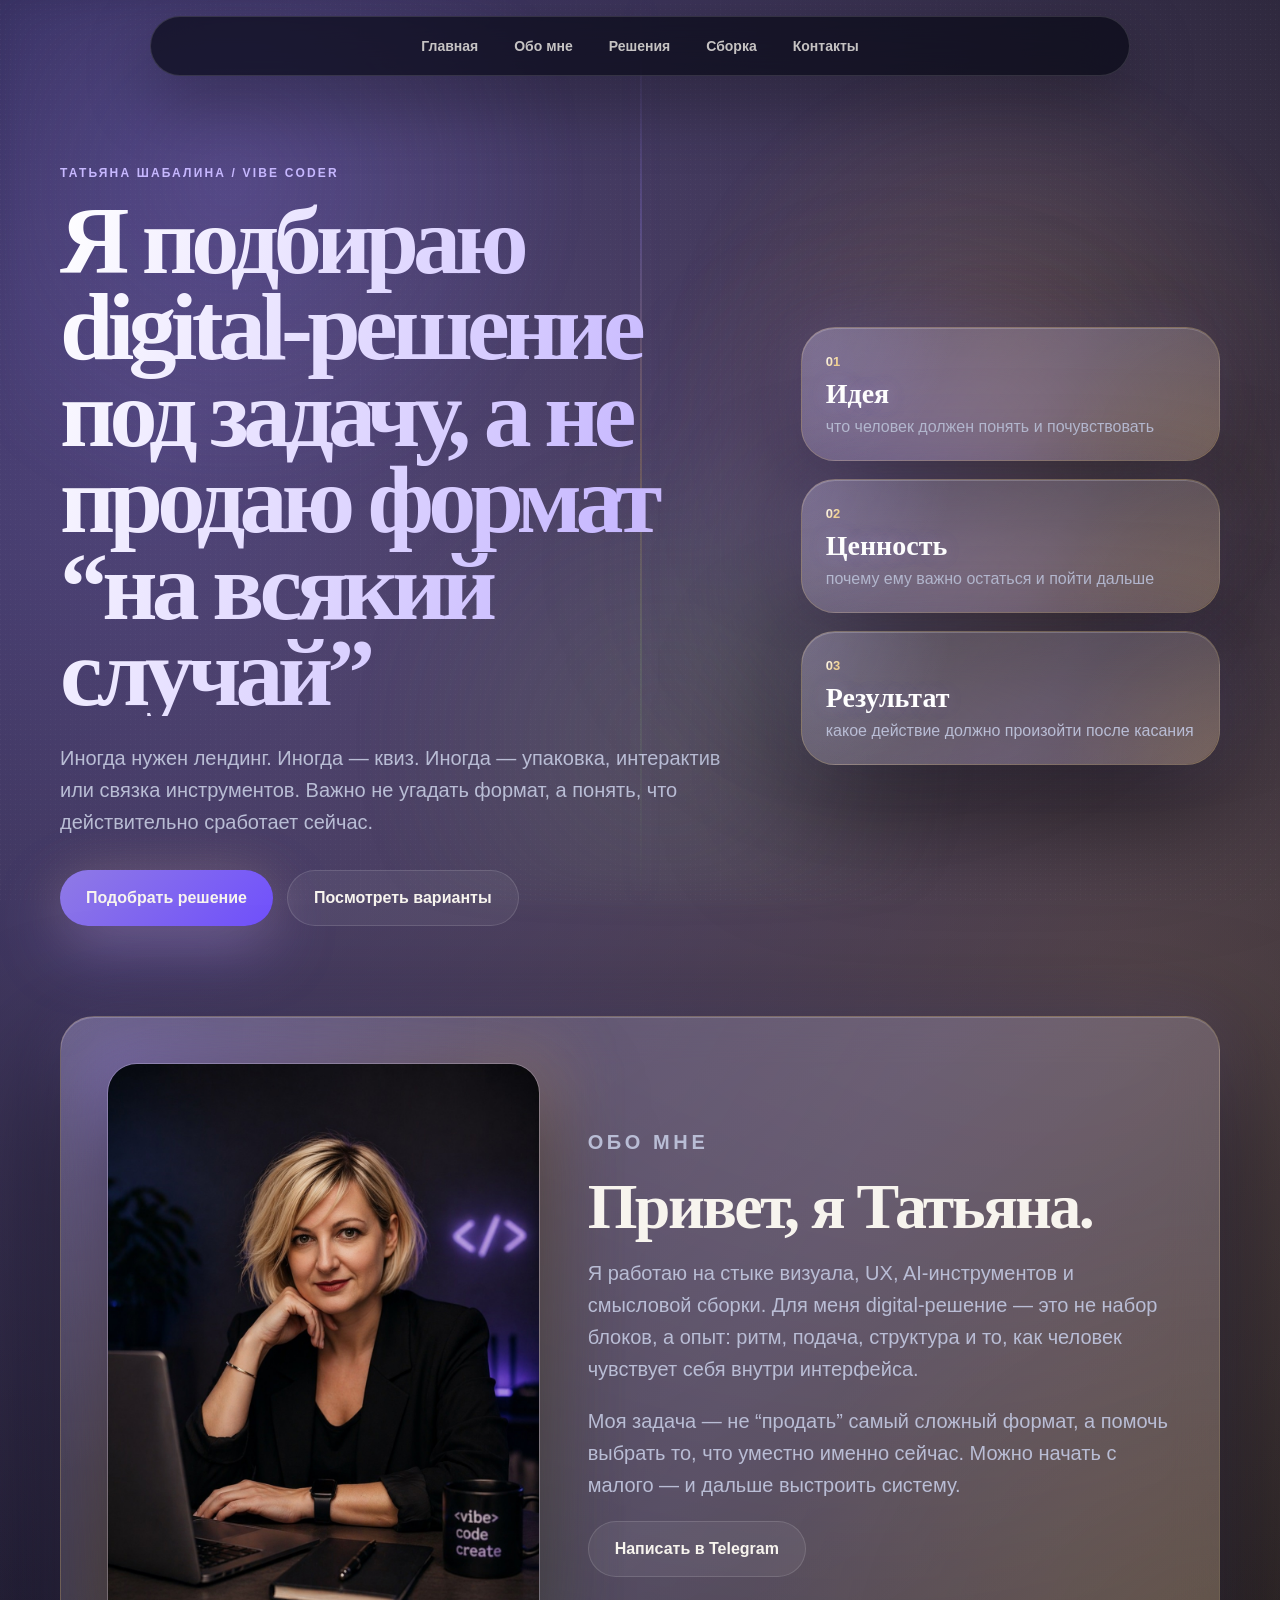
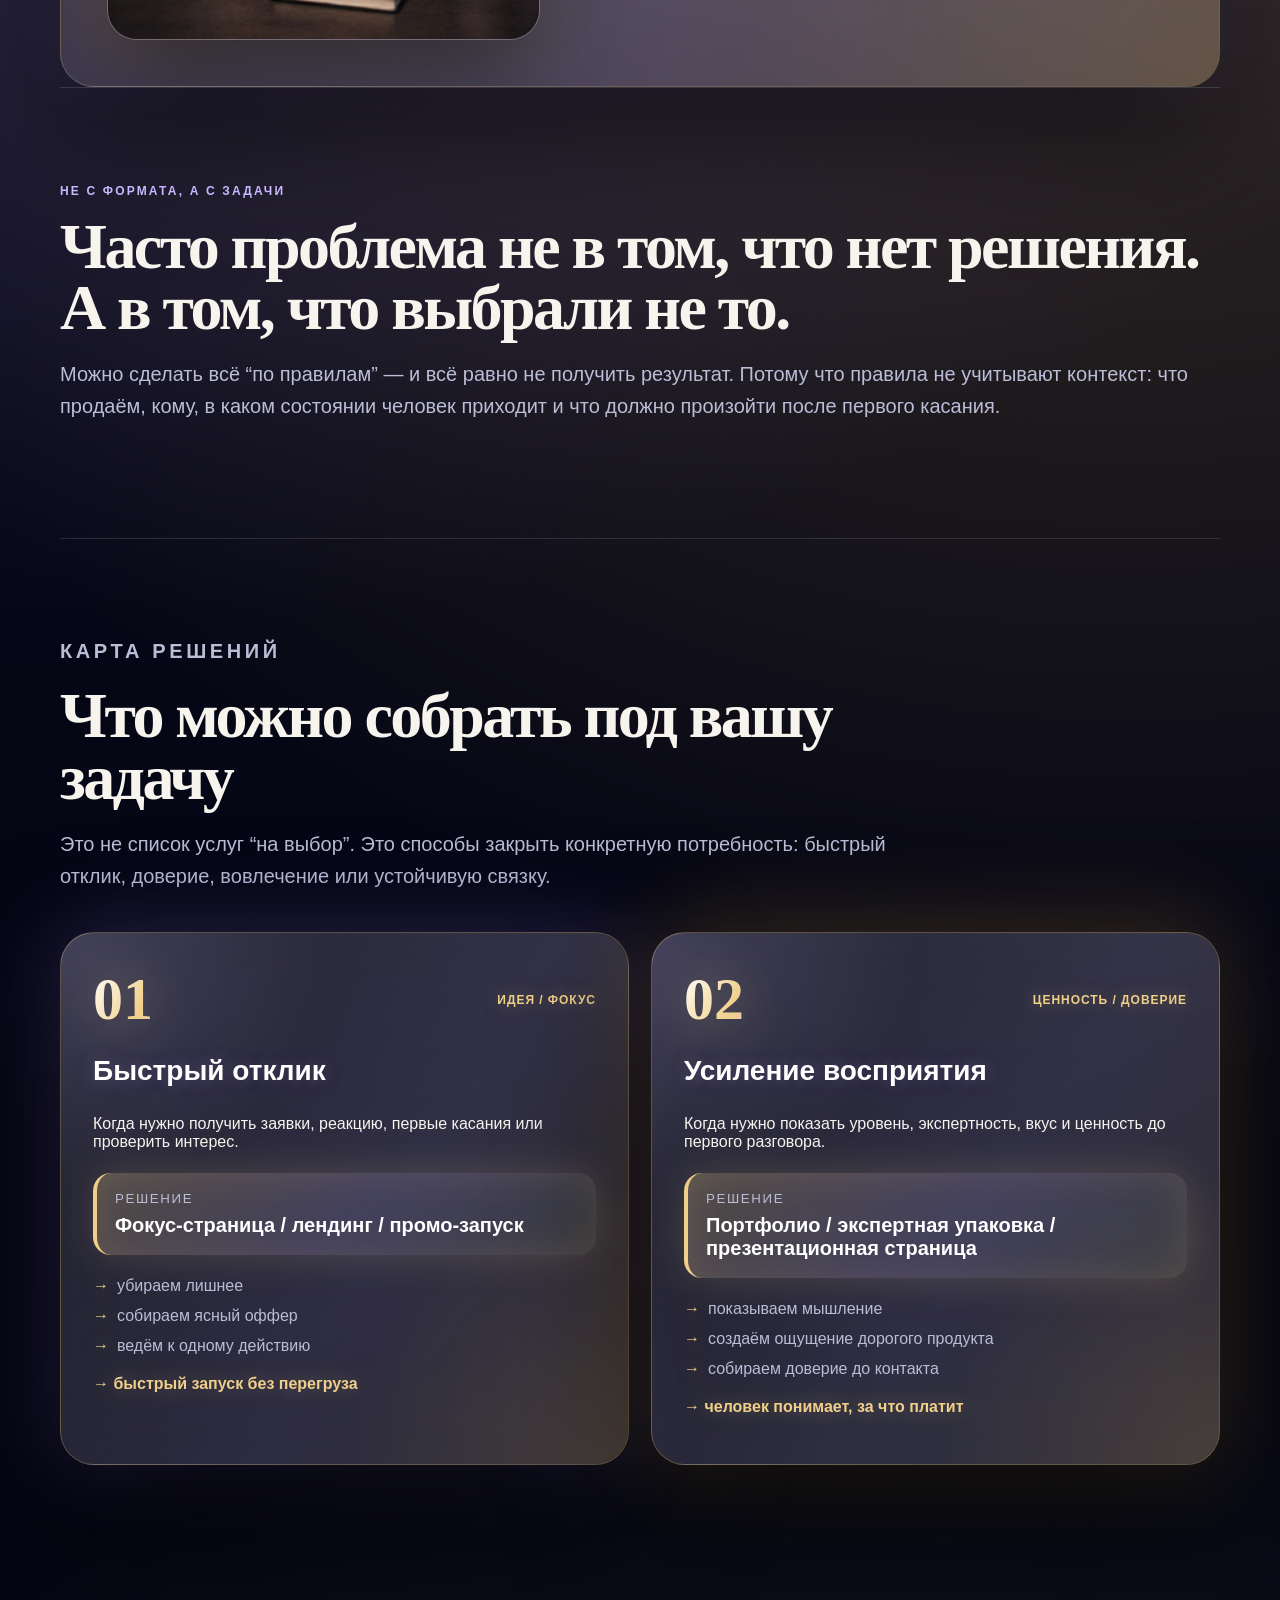
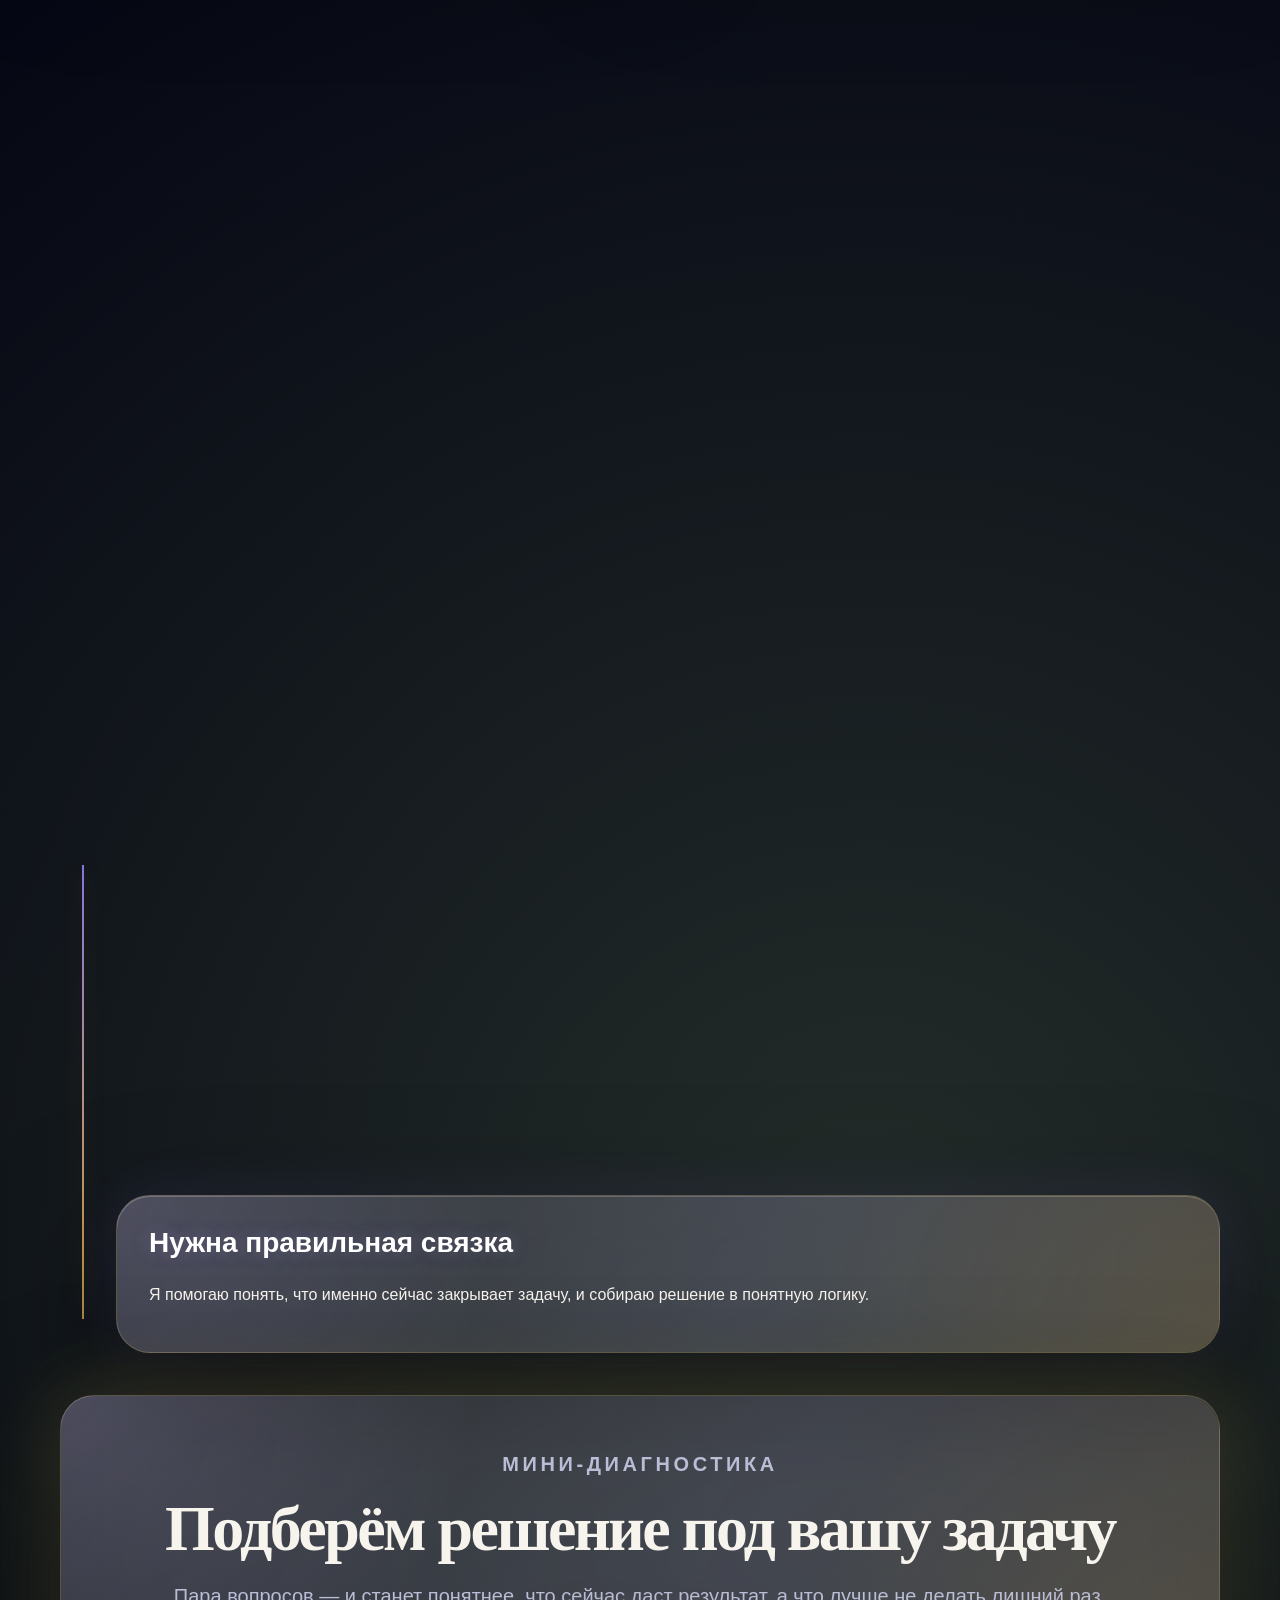
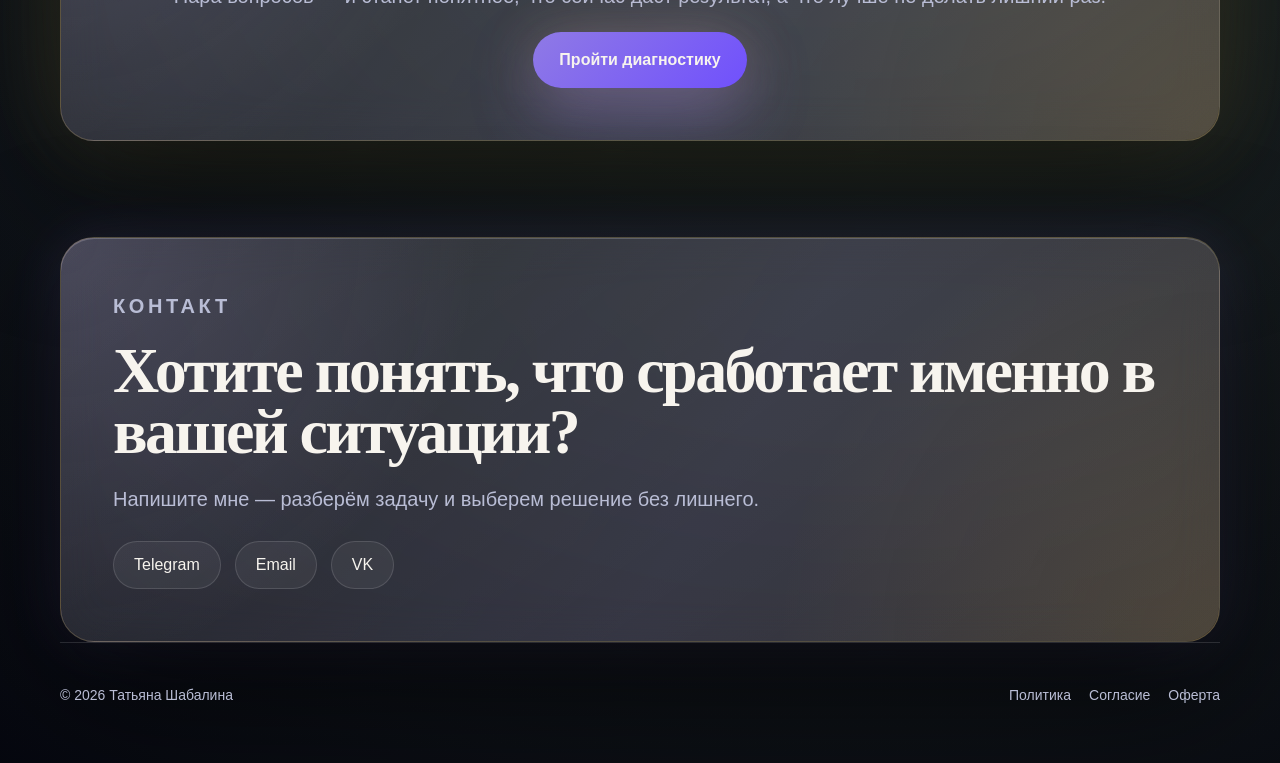
<file: index.html>
<!DOCTYPE html>
<html lang="ru">
<head>
  <meta charset="UTF-8" />
  <meta name="viewport" content="width=device-width, initial-scale=1.0" />
  <title>Татьяна Шабалина — Vibe Coder</title>
  <link rel="stylesheet" href="style.css" />
</head>

<body>
  <div class="noise"></div>

  <nav class="top-nav">
    <a href="#home">Главная</a>
    <a href="#about">Обо мне</a>
    <a href="#solutions">Решения</a>
    <a href="#funnel">Сборка</a>
    <a href="#contacts">Контакты</a>
  </nav>

  <header class="hero" id="home">
    <div class="hero-copy reveal">
      <p class="eyebrow">Татьяна Шабалина / Vibe Coder</p>

      <h1>
        Я подбираю digital-решение под задачу,
        а не продаю формат “на всякий случай”
      </h1>

      <p class="lead">
        Иногда нужен лендинг. Иногда — квиз. Иногда — упаковка, интерактив
        или связка инструментов. Важно не угадать формат, а понять,
        что действительно сработает сейчас.
      </p>

      <div class="hero-actions">
        <button class="btn primary" id="openQuiz">Подобрать решение</button>
        <a class="btn secondary" href="#solutions">Посмотреть варианты</a>
      </div>
    </div>

    <div class="hero-panel reveal delay-1">
      <div class="mini-card">
        <span>01</span>
        <strong>Идея</strong>
        <p>что человек должен понять и почувствовать</p>
      </div>

      <div class="mini-card">
        <span>02</span>
        <strong>Ценность</strong>
        <p>почему ему важно остаться и пойти дальше</p>
      </div>

      <div class="mini-card">
        <span>03</span>
        <strong>Результат</strong>
        <p>какое действие должно произойти после касания</p>
      </div>
    </div>
  </header>

  <main>
    <section class="section about" id="about">
      <div class="about-photo reveal">
        <img src="images/about-me.jpg" alt="Татьяна — vibe coder">
      </div>

      <div class="about-text reveal delay-1">
        <p class="eyebrow">Обо мне</p>
        <h2>Привет, я Татьяна.</h2>

        <p>
          Я работаю на стыке визуала, UX, AI-инструментов и смысловой сборки.
          Для меня digital-решение — это не набор блоков, а опыт: ритм,
          подача, структура и то, как человек чувствует себя внутри интерфейса.
        </p>

        <p>
          Моя задача — не “продать” самый сложный формат, а помочь выбрать то,
          что уместно именно сейчас. Можно начать с малого — и дальше выстроить систему.
        </p>

        <a class="btn secondary" href="https://t.me/tatishablin" target="_blank">
          Написать в Telegram
        </a>
      </div>
    </section>

    <section class="section intro reveal">
      <p class="eyebrow">Не с формата, а с задачи</p>

      <h2>
        Часто проблема не в том, что нет решения.
        А в том, что выбрали не то.
      </h2>

      <p class="section-text">
        Можно сделать всё “по правилам” — и всё равно не получить результат.
        Потому что правила не учитывают контекст: что продаём, кому,
        в каком состоянии человек приходит и что должно произойти после первого касания.
      </p>
    </section>

    <section class="section" id="solutions">
      <div class="section-head reveal">
        <p class="eyebrow">Карта решений</p>
        <h2>Что можно собрать под вашу задачу</h2>
        <p>
          Это не список услуг “на выбор”. Это способы закрыть конкретную потребность:
          быстрый отклик, доверие, вовлечение или устойчивую связку.
        </p>
      </div>

      <div class="solutions-grid">
        <article class="solution-card reveal">
          <div class="solution-top">
            <span>01</span>
            <b>идея / фокус</b>
          </div>
          <h3>Быстрый отклик</h3>
          <p>Когда нужно получить заявки, реакцию, первые касания или проверить интерес.</p>

          <div class="decision">
            <small>Решение</small>
            <strong>Фокус-страница / лендинг / промо-запуск</strong>
          </div>

          <ul>
            <li>убираем лишнее</li>
            <li>собираем ясный оффер</li>
            <li>ведём к одному действию</li>
          </ul>

          <p class="outcome">→ быстрый запуск без перегруза</p>
        </article>

        <article class="solution-card reveal delay-1">
          <div class="solution-top">
            <span>02</span>
            <b>ценность / доверие</b>
          </div>
          <h3>Усиление восприятия</h3>
          <p>Когда нужно показать уровень, экспертность, вкус и ценность до первого разговора.</p>

          <div class="decision">
            <small>Решение</small>
            <strong>Портфолио / экспертная упаковка / презентационная страница</strong>
          </div>

          <ul>
            <li>показываем мышление</li>
            <li>создаём ощущение дорогого продукта</li>
            <li>собираем доверие до контакта</li>
          </ul>

          <p class="outcome">→ человек понимает, за что платит</p>
        </article>

        <article class="solution-card reveal delay-2">
          <div class="solution-top">
            <span>03</span>
            <b>вовлечение</b>
          </div>
          <h3>Включить человека</h3>
          <p>Когда нужно не просто показать информацию, а вовлечь, прогреть и довести до диалога.</p>

          <div class="decision">
            <small>Решение</small>
            <strong>Квиз / диагностика / интерактив / мини-сервис</strong>
          </div>

          <ul>
            <li>человек участвует</li>
            <li>контакт становится теплее</li>
            <li>результат ведёт к разговору</li>
          </ul>

          <p class="outcome">→ больше готовых к диалогу</p>
        </article>

        <article class="solution-card reveal delay-3">
          <div class="solution-top">
            <span>04</span>
            <b>результат / рост</b>
          </div>
          <h3>Чтобы работало вместе</h3>
          <p>Когда нужно не разовое касание, а путь, где каждый шаг поддерживает следующий.</p>

          <div class="decision">
            <small>Решение</small>
            <strong>Сценарий + связка инструментов</strong>
          </div>

          <ul>
            <li>лендинг + квиз</li>
            <li>интерактив + сбор лидов</li>
            <li>экспертная упаковка + прогрев</li>
            <li>AI-ассистент под задачи бизнеса</li>
          </ul>

          <p class="outcome">→ не просто “есть”, а приводит к результату</p>
        </article>
      </div>
    </section>

    <section class="section funnel-section" id="funnel">
      <div class="section-head reveal">
        <p class="eyebrow">Почему важна сборка</p>
        <h2>Даже правильно выбранный инструмент может не сработать</h2>
      </div>

      <div class="funnel-path">
        <article class="funnel-step reveal">
          <span class="dot violet"></span>
          <h3>Кажется, что всё просто</h3>
          <p>
            Выбрал формат → сделал → получил результат.
            Но в реальности всё решает не только формат.
          </p>
        </article>

        <article class="funnel-step reveal">
          <span class="dot gold"></span>
          <h3>Контекст меняет всё</h3>
          <p>
            Один и тот же лендинг может работать или провалиться —
            зависит от смысла, структуры и входа в задачу.
          </p>
        </article>

        <article class="funnel-step reveal">
          <span class="dot green"></span>
          <h3>Нужна правильная связка</h3>
          <p>
            Я помогаю понять, что именно сейчас закрывает задачу,
            и собираю решение в понятную логику.
          </p>
        </article>
      </div>

      <div class="soft-cta reveal">
        <p class="eyebrow">Мини-диагностика</p>
        <h2>Подберём решение под вашу задачу</h2>
        <p>
          Пара вопросов — и станет понятнее, что сейчас даст результат,
          а что лучше не делать лишний раз.
        </p>
        <button class="btn primary" id="openQuiz2">Пройти диагностику</button>
      </div>
    </section>

    <section class="section final-contact" id="contacts">
      <p class="eyebrow">Контакт</p>
      <h2>Хотите понять, что сработает именно в вашей ситуации?</h2>
      <p>Напишите мне — разберём задачу и выберем решение без лишнего.</p>

      <div class="contact-links">
        <a href="https://t.me/tatishablin" target="_blank">Telegram</a>
        <a href="mailto:denta3231@yandex.ru">Email</a>
        <a href="https://vk.com/tatishablin" target="_blank">VK</a>
      </div>
    </section>
  </main>

  <footer class="footer">
    <span>© 2026 Татьяна Шабалина</span>
    <div>
      <a href="privacy.html">Политика</a>
      <a href="consent.html">Согласие</a>
      <a href="offer.html">Оферта</a>
    </div>
  </footer>

  <div class="quiz-modal" id="quizModal">
    <div class="quiz-box">
      <button class="quiz-close" id="closeQuiz">×</button>
      <div class="progress"><div id="progressBar"></div></div>

      <section class="quiz-screen active" id="quizStart">
        <p class="eyebrow">Диагностика</p>
        <h2>Не угадываем формат. Смотрим на задачу.</h2>
        <p>
          Ответьте на несколько вопросов — и я покажу,
          какое решение сейчас выглядит самым уместным.
        </p>
        <button class="btn primary" id="startQuiz">Начать</button>
      </section>

      <section class="quiz-screen" id="quizQuestion">
        <p class="eyebrow" id="stepText">1 из 4</p>
        <h2 id="questionTitle"></h2>
        <div class="answers" id="answers"></div>
      </section>

      <section class="quiz-screen" id="quizLoading">
        <p class="eyebrow">Собираю связку</p>
        <h2>Смотрю, где сейчас точка результата...</h2>
        <p>
          Иногда нужен не тот инструмент, который кажется очевидным на старте.
        </p>
      </section>

      <section class="quiz-screen" id="quizResult">
        <p class="eyebrow">Ваш ориентир</p>
        <h2 id="resultTitle"></h2>
        <p id="resultText"></p>

        <div class="result-card">
          <span>Что это может быть</span>
          <strong id="resultProduct"></strong>
        </div>
        
        <div class="result-bridge">
          <h3>Но финальное решение лучше собрать под вашу ситуацию.</h3>
          <p>
            Диагностика показывает направление.  
            А в разговоре можно быстро понять, что действительно нужно сейчас:
            простой запуск, интерактив, упаковка или связка инструментов.
          </p>
          <p>
            Напишите мне — я посмотрю задачу и честно скажу,
            что стоит делать, а что пока лишнее.
          </p>
        </div>
        
        <div class="lead-form">
          <input type="text" id="clientName" placeholder="Ваше имя">
          <input type="text" id="clientContact" placeholder="Telegram / WhatsApp">

          <label class="consent">
            <input type="checkbox" id="privacyConsent">
            <span>
              Я согласен(а) на обработку персональных данных и принимаю
              <a href="privacy.html" target="_blank">Политику конфиденциальности</a>.
            </span>
          </label>

          <button class="btn primary" id="sendLead">Обсудить решение</button>
        </div>
      </section>
    </div>
  </div>

  <script src="script.js"></script>
</body>
</html>
</file>
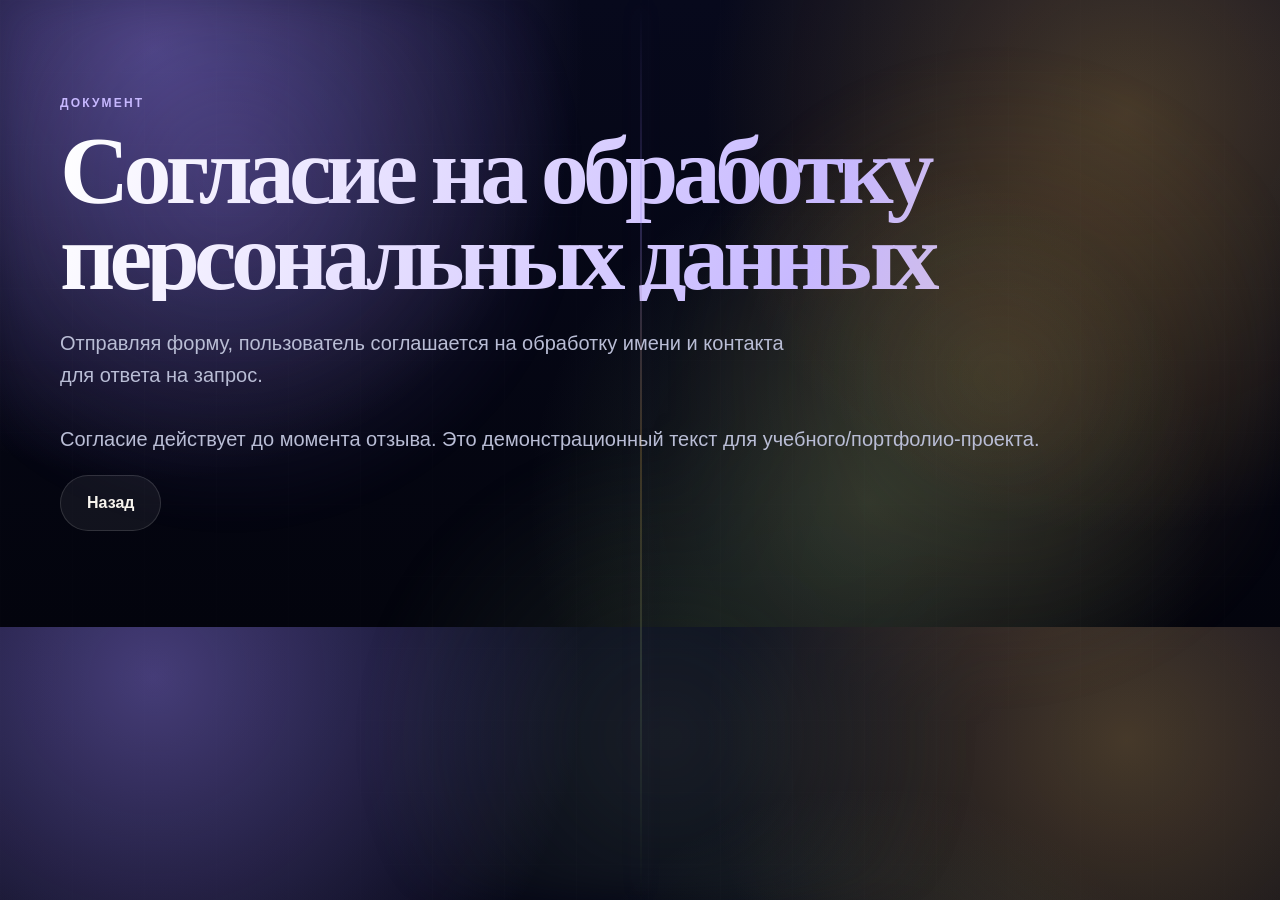
<file: consent.html>
<!DOCTYPE html><html lang="ru"><head><meta charset="UTF-8"><meta name="viewport" content="width=device-width, initial-scale=1.0"><title>Согласие</title><link rel="stylesheet" href="style.css"></head><body><main class="section"><p class="eyebrow">Документ</p><h1>Согласие на обработку персональных данных</h1><p class="lead">Отправляя форму, пользователь соглашается на обработку имени и контакта для ответа на запрос.</p><p class="section-text">Согласие действует до момента отзыва. Это демонстрационный текст для учебного/портфолио-проекта.</p><a class="btn secondary" href="index.html">Назад</a></main></body></html>
</file>
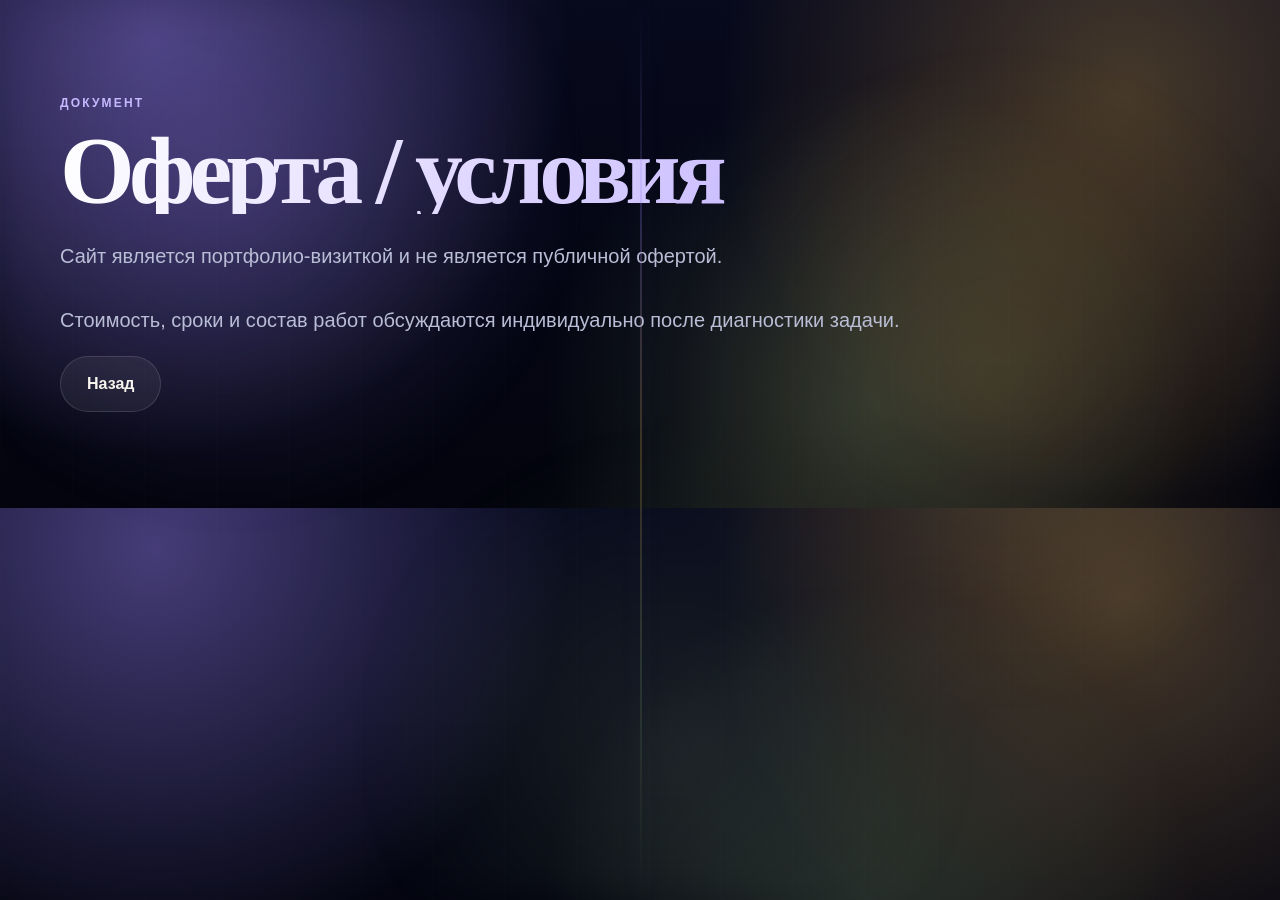
<file: offer.html>
<!DOCTYPE html><html lang="ru"><head><meta charset="UTF-8"><meta name="viewport" content="width=device-width, initial-scale=1.0"><title>Оферта</title><link rel="stylesheet" href="style.css"></head><body><main class="section"><p class="eyebrow">Документ</p><h1>Оферта / условия</h1><p class="lead">Сайт является портфолио-визиткой и не является публичной офертой.</p><p class="section-text">Стоимость, сроки и состав работ обсуждаются индивидуально после диагностики задачи.</p><a class="btn secondary" href="index.html">Назад</a></main></body></html>
</file>
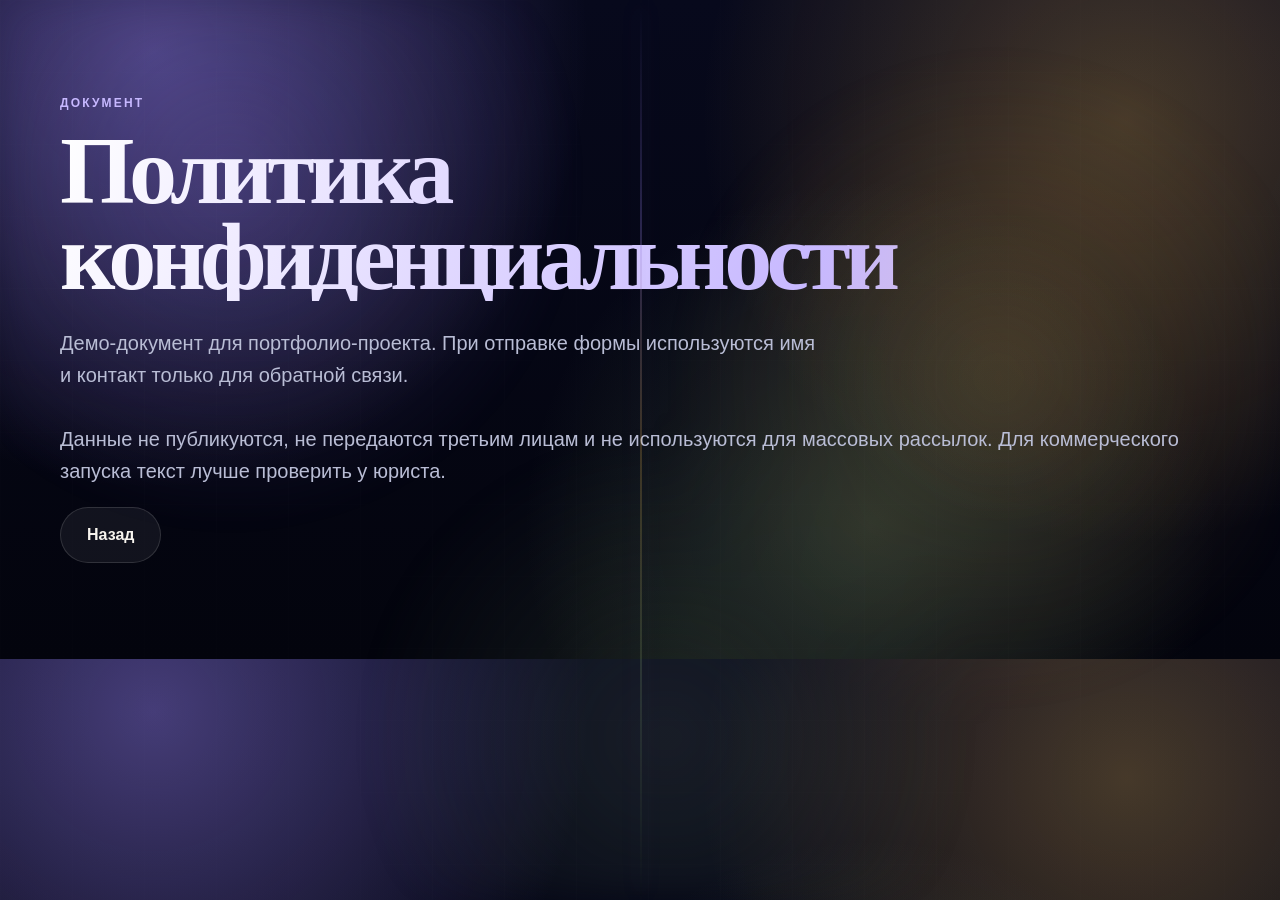
<file: privacy.html>
<!DOCTYPE html><html lang="ru"><head><meta charset="UTF-8"><meta name="viewport" content="width=device-width, initial-scale=1.0"><title>Политика конфиденциальности</title><link rel="stylesheet" href="style.css"></head><body><main class="section"><p class="eyebrow">Документ</p><h1>Политика конфиденциальности</h1><p class="lead">Демо-документ для портфолио-проекта. При отправке формы используются имя и контакт только для обратной связи.</p><p class="section-text">Данные не публикуются, не передаются третьим лицам и не используются для массовых рассылок. Для коммерческого запуска текст лучше проверить у юриста.</p><a class="btn secondary" href="index.html">Назад</a></main></body></html>
</file>
<file: style.css>
/* VIBE PORTFOLIO STYLE */
:root{--dark:#050713;--ink:#f7f4ee;--muted:#b9bdd5;--line:rgba(255,255,255,.13);--violet:#8f7ae5;--lavender:#c7b8ff;--honey:#d9a84f;--gold:#f0cf8a;--moss:#7f9f73}
*{box-sizing:border-box}html{scroll-behavior:smooth}body{margin:0;font-family:Inter,Arial,sans-serif;background:radial-gradient(circle at 18% 8%,rgba(143,122,229,.28),transparent 34%),radial-gradient(circle at 85% 24%,rgba(217,168,79,.16),transparent 32%),radial-gradient(circle at 70% 76%,rgba(127,159,115,.14),transparent 30%),linear-gradient(180deg,#090d25,var(--dark));color:var(--ink);overflow-x:hidden}body:before{content:"";position:fixed;inset:0;pointer-events:none;background:linear-gradient(90deg,rgba(255,255,255,.03) 1px,transparent 1px),linear-gradient(180deg,rgba(255,255,255,.025) 1px,transparent 1px);background-size:72px 72px;opacity:.28}.noise{position:fixed;inset:0;pointer-events:none;opacity:.045;background-image:linear-gradient(45deg,#fff 1px,transparent 1px);background-size:5px 5px;z-index:1}.top-nav{position:sticky;top:16px;width:min(980px,calc(100% - 32px));margin:16px auto 0;padding:10px;display:flex;gap:8px;justify-content:center;border:1px solid var(--line);border-radius:999px;background:rgba(5,7,19,.68);backdrop-filter:blur(22px);box-shadow:0 24px 70px rgba(0,0,0,.32);z-index:50}.top-nav a{color:var(--ink);text-decoration:none;font-size:14px;font-weight:800;opacity:.78;padding:11px 14px;border-radius:999px;transition:.25s;white-space:nowrap}.top-nav a:hover{opacity:1;background:rgba(255,255,255,.07)}.hero,.section,.footer{width:min(1160px,calc(100% - 32px));margin:0 auto;position:relative;z-index:2}.hero{min-height:88vh;display:grid;grid-template-columns:1.25fr .75fr;gap:42px;align-items:center;padding:90px 0}.eyebrow{display:block;margin:0 0 18px;color:var(--lavender);text-transform:uppercase;letter-spacing:.18em;font-size:12px;font-weight:900}h1,h2{font-family:Georgia,"Times New Roman",serif}h1,h2,h3,p{margin-top:0}h1{max-width:980px;font-size:clamp(48px,7.5vw,98px);line-height:.9;letter-spacing:-.06em;margin-bottom:26px;background:linear-gradient(110deg,#fff,var(--lavender),var(--gold),#d8ead0);background-size:230% 230%;-webkit-background-clip:text;-webkit-text-fill-color:transparent;animation:textGlow 10s ease infinite}h2{font-size:clamp(36px,5vw,70px);line-height:.96;letter-spacing:-.04em;margin-bottom:20px}h3{font-size:28px;line-height:1.08}.lead,.section-text,.section-head p,.final-contact p,.soft-cta p,.about-text p,.quiz-screen p{color:var(--muted);font-size:20px;line-height:1.6}.lead{max-width:760px;margin-bottom:32px}.hero-actions,.contact-links{display:flex;gap:14px;flex-wrap:wrap}.btn{position:relative;min-height:56px;padding:0 26px;display:inline-flex;align-items:center;justify-content:center;border:1px solid var(--line);border-radius:999px;background:rgba(255,255,255,.06);color:var(--ink);text-decoration:none;font:inherit;font-weight:900;cursor:pointer;overflow:hidden;transition:.28s}.btn.primary{background:linear-gradient(135deg,var(--violet),#6d4cff,var(--honey));background-size:220% 220%;animation:gradientMove 8s ease infinite;border:none;box-shadow:0 20px 52px rgba(143,122,229,.34),0 0 70px rgba(217,168,79,.12)}.btn:hover{transform:translateY(-3px);box-shadow:0 26px 70px rgba(0,0,0,.34),0 0 46px rgba(199,184,255,.22)}.hero-panel{display:grid;gap:18px}.mini-card,.solution-card,.funnel-step,.soft-cta,.about,.final-contact,.quiz-box{position:relative;overflow:hidden;border:1px solid var(--line);border-radius:34px;background:radial-gradient(circle at 15% 0%,rgba(143,122,229,.13),transparent 34%),linear-gradient(180deg,rgba(255,255,255,.085),rgba(255,255,255,.035));backdrop-filter:blur(22px);box-shadow:0 34px 90px rgba(0,0,0,.42),inset 0 1px 0 rgba(255,255,255,.11)}.mini-card{padding:24px}.mini-card span{color:var(--lavender);font-size:13px;font-weight:900}.mini-card strong{display:block;font-family:Georgia,serif;font-size:28px;margin:8px 0}.mini-card p{color:var(--muted);margin:0}.section{padding:96px 0}.intro{border-top:1px solid var(--line);border-bottom:1px solid var(--line)}.section-head{max-width:860px;margin-bottom:40px}.solutions-grid{display:grid;grid-template-columns:repeat(2,1fr);gap:22px}.solution-card{padding:32px;min-height:500px;transition:.32s}.solution-card:before,.funnel-step:before,.soft-cta:before,.about:before,.final-contact:before{content:"";position:absolute;inset:-1px;border-radius:inherit;padding:1px;background:linear-gradient(135deg,rgba(143,122,229,.75),rgba(217,168,79,.42),rgba(127,159,115,.38));background-size:220% 220%;animation:gradientMove 9s ease infinite;-webkit-mask:linear-gradient(#000 0 0) content-box,linear-gradient(#000 0 0);-webkit-mask-composite:xor;mask-composite:exclude;opacity:.45;pointer-events:none}.solution-card:hover{transform:translateY(-8px) scale(1.01)}.solution-top{display:flex;justify-content:space-between;gap:14px;align-items:center;margin-bottom:22px}.solution-top span{color:rgba(255,255,255,.35);font-family:Georgia,serif;font-size:42px;font-weight:900}.solution-top b{font-size:12px;text-transform:uppercase;color:var(--gold);letter-spacing:.08em}.decision{margin:22px 0;padding:18px;border-left:3px solid var(--gold);border-radius:18px;background:rgba(255,255,255,.055)}.decision small{display:block;color:var(--muted);text-transform:uppercase;letter-spacing:.12em;margin-bottom:8px}.decision strong{font-size:20px}.solution-card ul{padding:0;list-style:none;margin:0 0 20px}.solution-card li{position:relative;padding-left:24px;color:var(--muted);margin-bottom:12px}.solution-card li:before{content:"→";position:absolute;left:0;color:var(--lavender)}.outcome{font-weight:900}.funnel-path{position:relative;display:grid;gap:24px}.funnel-path:before{content:"";position:absolute;left:22px;top:34px;bottom:34px;width:2px;background:linear-gradient(180deg,var(--violet),var(--honey),var(--moss));box-shadow:0 0 26px rgba(217,168,79,.35)}.funnel-step{margin-left:56px;padding:32px}.dot{position:absolute;left:-45px;top:38px;width:18px;height:18px;border-radius:50%;box-shadow:0 0 30px currentColor}.violet{background:var(--violet);color:var(--violet)}.gold{background:var(--honey);color:var(--honey)}.green{background:var(--moss);color:var(--moss)}.soft-cta{margin-top:42px;padding:52px;text-align:center}.about{display:grid;grid-template-columns:.85fr 1.15fr;gap:48px;align-items:center;padding:46px}.about-photo img{width:100%;display:block;border-radius:30px;border:1px solid rgba(255,255,255,.16);box-shadow:0 36px 100px rgba(0,0,0,.5)}.final-contact{padding:52px}.contact-links{margin-top:26px}.contact-links a,.footer a{color:var(--ink);text-decoration:none}.contact-links a{padding:14px 20px;border:1px solid var(--line);border-radius:999px;background:rgba(255,255,255,.055)}.footer{display:flex;justify-content:space-between;gap:24px;padding:44px 0 60px;color:var(--muted);font-size:14px;border-top:1px solid var(--line)}.footer div{display:flex;gap:18px;flex-wrap:wrap}.footer a{color:var(--muted)}.quiz-modal{position:fixed;inset:0;display:none;z-index:100;align-items:center;justify-content:center;padding:18px;background:rgba(3,5,14,.82);backdrop-filter:blur(20px)}.quiz-modal.open{display:flex}.quiz-box{width:min(760px,100%);padding:38px}.quiz-close{position:absolute;top:18px;right:22px;border:0;background:transparent;color:var(--muted);font-size:34px;cursor:pointer}.progress{height:6px;background:rgba(255,255,255,.12);border-radius:999px;overflow:hidden;margin-bottom:32px}#progressBar{height:100%;width:0;background:linear-gradient(90deg,var(--violet),var(--honey),var(--moss));transition:.35s}.quiz-screen{display:none}.quiz-screen.active{display:block;animation:show .36s ease both}.answers{display:grid;gap:12px;margin-top:26px}.answers button{padding:18px;border-radius:18px;border:1px solid var(--line);background:rgba(255,255,255,.06);color:var(--ink);text-align:left;font:inherit;cursor:pointer}.answers button:hover{border-color:rgba(217,168,79,.5)}.result-card{margin:26px 0;padding:20px;border-radius:20px;background:rgba(255,255,255,.06);border:1px solid var(--line)}.result-card span{display:block;color:var(--muted);font-size:12px;text-transform:uppercase;letter-spacing:.12em}.result-card strong{font-size:22px}.lead-form{display:grid;gap:14px}.lead-form input{min-height:54px;padding:0 16px;border-radius:16px;border:1px solid var(--line);background:rgba(255,255,255,.06);color:var(--ink);font:inherit}.consent{display:flex;gap:10px;color:var(--muted);font-size:13px;line-height:1.45}.consent input{width:16px;height:16px;margin-top:2px;accent-color:var(--violet)}.consent a{color:var(--gold)}.reveal{opacity:0;transform:translateY(26px);transition:opacity .7s ease,transform .7s ease}.reveal.visible{opacity:1;transform:translateY(0)}.delay-1{transition-delay:.08s}.delay-2{transition-delay:.16s}.delay-3{transition-delay:.24s}@keyframes show{from{opacity:0;transform:translateY(16px)}to{opacity:1;transform:translateY(0)}}@keyframes gradientMove{0%,100%{background-position:0 50%}50%{background-position:100% 50%}}@keyframes textGlow{0%,100%{background-position:0 50%}50%{background-position:100% 50%}}@media(max-width:920px){.top-nav{justify-content:flex-start;overflow-x:auto}.hero,.solutions-grid,.about{grid-template-columns:1fr}.hero{padding:64px 0;min-height:auto}.section{padding:62px 0}h1{font-size:46px}h2{font-size:38px}.lead,.section-text,.section-head p,.about-text p{font-size:18px}.solution-card,.about,.soft-cta,.final-contact,.quiz-box{padding:24px}.solution-card{min-height:auto}.funnel-path:before{left:12px}.funnel-step{margin-left:34px;padding:24px}.dot{left:-30px}.footer{flex-direction:column}.btn,.contact-links a{width:100%}}


/* =========================================================
   FINAL PREMIUM VIBE UPGRADE
   Фиолетовый = идея / интеллект
   Золото = ценность / деньги
   Зелёный = результат / стабильность
========================================================= */

/* Глубже фон: меньше серости, больше живого света */
body {
  background:
    radial-gradient(circle at 12% 8%, rgba(143,122,229,.46), transparent 34%),
    radial-gradient(circle at 88% 18%, rgba(217,168,79,.30), transparent 34%),
    radial-gradient(circle at 68% 80%, rgba(127,159,115,.26), transparent 34%),
    linear-gradient(180deg, #07091c 0%, #03040d 100%);
}

body::after {
  content: "";
  position: fixed;
  inset: 0;
  pointer-events: none;
  background:
    radial-gradient(circle at 18% 20%, rgba(143,122,229,.24), transparent 28%),
    radial-gradient(circle at 78% 42%, rgba(217,168,79,.18), transparent 30%),
    radial-gradient(circle at 52% 82%, rgba(127,159,115,.16), transparent 32%);
  filter: blur(18px);
  opacity: .95;
  z-index: 0;
}

/* Световая траектория: визуально ведёт по странице */
main::before {
  content: "";
  position: fixed;
  left: 50%;
  top: 0;
  width: 2px;
  height: 100vh;
  background: linear-gradient(
    180deg,
    transparent,
    rgba(143,122,229,.78),
    rgba(217,168,79,.70),
    rgba(127,159,115,.62),
    transparent
  );
  box-shadow:
    0 0 24px rgba(143,122,229,.48),
    0 0 48px rgba(217,168,79,.28),
    0 0 78px rgba(127,159,115,.20);
  opacity: .34;
  z-index: 0;
  animation: lightFlow 8s ease-in-out infinite;
}

/* Первый экран — больше объёма */
.hero::before {
  content: "";
  position: absolute;
  right: 4%;
  top: 14%;
  width: 560px;
  height: 560px;
  border-radius: 50%;
  background:
    radial-gradient(circle, rgba(143,122,229,.42), transparent 55%),
    radial-gradient(circle at 70% 60%, rgba(217,168,79,.22), transparent 48%),
    radial-gradient(circle at 35% 80%, rgba(127,159,115,.14), transparent 44%);
  filter: blur(58px);
  z-index: -1;
  animation: breatheGlow 7s ease-in-out infinite;
}

/* Объектные карточки */
.solution-card,
.funnel-step,
.about,
.soft-cta,
.final-contact,
.mini-card {
  isolation: isolate;
  border-color: rgba(240,207,138,.24);
  background:
    radial-gradient(circle at 0% 0%, rgba(199,184,255,.20), transparent 34%),
    radial-gradient(circle at 100% 100%, rgba(217,168,79,.14), transparent 36%),
    linear-gradient(145deg, rgba(255,255,255,.12), rgba(255,255,255,.04));
  box-shadow:
    0 45px 130px rgba(0,0,0,.62),
    0 0 60px rgba(143,122,229,.16),
    inset 0 1px 0 rgba(255,255,255,.20);
}

/* Живой градиент внутри объектов */
.solution-card::after,
.funnel-step::after,
.about::after,
.soft-cta::after,
.final-contact::after,
.mini-card::after {
  content: "";
  position: absolute;
  inset: 0;
  border-radius: inherit;
  background:
    linear-gradient(
      120deg,
      transparent 0%,
      rgba(199,184,255,.20) 22%,
      rgba(240,207,138,.22) 48%,
      rgba(127,159,115,.16) 72%,
      transparent 100%
    );
  background-size: 260% 260%;
  animation: premiumFlow 6s ease-in-out infinite;
  opacity: .70;
  pointer-events: none;
  z-index: -1;
}

/* Карточки решений: меньше плоскости, больше характера */
.solution-card {
  border: 1px solid rgba(240,207,138,.32);
  box-shadow:
    0 50px 140px rgba(0,0,0,.72),
    0 0 70px rgba(143,122,229,.20),
    inset 0 1px 0 rgba(255,255,255,.22);
}

.solution-card:nth-child(1) {
  box-shadow:
    0 50px 140px rgba(0,0,0,.72),
    0 0 86px rgba(143,122,229,.30);
}

.solution-card:nth-child(2) {
  box-shadow:
    0 50px 140px rgba(0,0,0,.72),
    0 0 96px rgba(217,168,79,.30);
}

.solution-card:nth-child(3) {
  box-shadow:
    0 50px 140px rgba(0,0,0,.72),
    0 0 84px rgba(143,122,229,.24),
    0 0 74px rgba(127,159,115,.20);
}

.solution-card:nth-child(4) {
  box-shadow:
    0 50px 140px rgba(0,0,0,.72),
    0 0 106px rgba(127,159,115,.28),
    0 0 76px rgba(217,168,79,.20);
}

/* Премиальные цифры */
.solution-top span,
.mini-card span {
  background: linear-gradient(120deg, #ffffff, #f0cf8a, #c7b8ff, #d8ead0);
  background-size: 220% 220%;
  -webkit-background-clip: text;
  -webkit-text-fill-color: transparent;
  filter: drop-shadow(0 0 26px rgba(240,207,138,.42));
  animation: premiumFlow 7s ease infinite;
}

.solution-top span {
  font-size: 60px;
}

/* Маркеры справа сверху */
.solution-top b {
  color: #f0cf8a;
  text-shadow: 0 0 18px rgba(240,207,138,.38);
}

/* Заголовки */
.solution-card h3,
.funnel-step h3,
.mini-card strong {
  color: #fff;
  text-shadow:
    0 0 18px rgba(199,184,255,.20),
    0 0 30px rgba(143,122,229,.14);
}

/* Блок “Решение” — более дорогой и светящийся */
.decision {
  position: relative;
  overflow: hidden;
  background:
    linear-gradient(135deg,
      rgba(240,207,138,.22),
      rgba(199,184,255,.14),
      rgba(127,159,115,.10)
    );
  border-left: 4px solid #f0cf8a;
  box-shadow:
    inset 0 0 38px rgba(240,207,138,.13),
    0 0 42px rgba(240,207,138,.18);
}

.decision::after {
  content: "";
  position: absolute;
  inset: 0;
  background: linear-gradient(
    110deg,
    transparent,
    rgba(255,255,255,.16),
    rgba(240,207,138,.18),
    transparent
  );
  transform: translateX(-120%);
  animation: decisionSweep 5.8s ease-in-out infinite;
}

.decision strong {
  color: #fff;
  position: relative;
  z-index: 1;
}

.decision small {
  position: relative;
  z-index: 1;
}

/* Стрелки и результат */
.solution-card li::before {
  color: #f0cf8a;
  text-shadow: 0 0 16px rgba(240,207,138,.55);
}

.outcome {
  color: #f0cf8a;
  text-shadow: 0 0 22px rgba(240,207,138,.42);
}

/* Hover = карточка как физический объект */
.solution-card:hover,
.funnel-step:hover,
.mini-card:hover {
  transform: translateY(-14px) scale(1.02);
  border-color: rgba(240,207,138,.62);
  box-shadow:
    0 60px 160px rgba(0,0,0,.80),
    0 0 92px rgba(143,122,229,.30),
    0 0 124px rgba(217,168,79,.28),
    0 0 104px rgba(127,159,115,.20),
    inset 0 1px 0 rgba(255,255,255,.18);
}

/* Воронка */
.funnel-path::before {
  background: linear-gradient(
    180deg,
    var(--violet),
    var(--honey),
    var(--moss),
    var(--violet)
  );
  background-size: 100% 260%;
  animation: verticalGradient 6s ease infinite;
  opacity: .95;
}

/* CTA — теплее, заметнее */
.soft-cta {
  box-shadow:
    0 48px 140px rgba(0,0,0,.60),
    0 0 86px rgba(217,168,79,.20),
    0 0 110px rgba(127,159,115,.13);
}

/* Кнопки */
.btn.primary {
  box-shadow:
    0 24px 64px rgba(143,122,229,.42),
    0 0 54px rgba(217,168,79,.20);
}

.btn.primary:hover {
  box-shadow:
    0 32px 86px rgba(143,122,229,.48),
    0 0 78px rgba(217,168,79,.28),
    0 0 96px rgba(127,159,115,.16);
}

/* Фото — глубже */
.about-photo {
  position: relative;
}

.about-photo::before {
  content: "";
  position: absolute;
  inset: -22px;
  border-radius: 36px;
  background: linear-gradient(135deg, rgba(143,122,229,.46), rgba(217,168,79,.22), rgba(127,159,115,.18));
  filter: blur(30px);
  z-index: -1;
  animation: premiumFlow 9s ease infinite;
}

.about-photo img {
  transition: transform .55s ease, box-shadow .55s ease;
}

.about-photo:hover img {
  transform: scale(1.025) rotate(-.8deg);
  box-shadow:
    0 48px 130px rgba(0,0,0,.62),
    0 0 78px rgba(143,122,229,.30);
}

/* Появление блоков — выразительнее */
.reveal {
  transform: translateY(36px) scale(.982);
  opacity: 0;
  filter: blur(7px);
}

.reveal.visible {
  transform: translateY(0) scale(1);
  opacity: 1;
  filter: none;
}

/* Анимации */
@keyframes premiumFlow {
  0%, 100% {
    background-position: 0% 50%;
  }
  50% {
    background-position: 100% 50%;
  }
}

@keyframes breatheGlow {
  0%, 100% {
    transform: scale(1);
    opacity: .78;
  }
  50% {
    transform: scale(1.08);
    opacity: 1;
  }
}

@keyframes lightFlow {
  0%, 100% {
    transform: translateY(-8%);
    opacity: .22;
  }
  50% {
    transform: translateY(8%);
    opacity: .40;
  }
}

@keyframes decisionSweep {
  0%, 40% {
    transform: translateX(-120%);
  }
  70%, 100% {
    transform: translateX(120%);
  }
}

@keyframes verticalGradient {
  0%, 100% {
    background-position: 0% 0%;
  }
  50% {
    background-position: 0% 100%;
  }
}
.result-bridge {
  margin: 24px 0;
  padding: 22px;
  border-radius: 22px;
  background:
    linear-gradient(135deg,
      rgba(240,207,138,.14),
      rgba(199,184,255,.10),
      rgba(127,159,115,.08)
    );
  border: 1px solid rgba(240,207,138,.24);
  box-shadow:
    inset 0 0 30px rgba(240,207,138,.08),
    0 0 34px rgba(143,122,229,.10);
}

.result-bridge h3 {
  margin-bottom: 12px;
  font-size: 24px;
}

.result-bridge p {
  margin-bottom: 12px;
}


/* =========================================================
   QUIZ RESPONSIVE FIX
   Исправляет крупные заголовки результата диагностики,
   чтобы текст не вылезал за экран
========================================================= */

.quiz-box {
  max-height: calc(100vh - 32px);
  overflow-y: auto;
}

.quiz-screen h2,
#quizResult h2,
#quizQuestion h2,
#quizLoading h2,
#quizStart h2 {
  font-size: clamp(30px, 4.6vw, 56px);
  line-height: 1.03;
  letter-spacing: -0.035em;
  max-width: 100%;
  overflow-wrap: normal;
  word-break: normal;
  hyphens: auto;
}

#quizResult h2 {
  font-size: clamp(30px, 4.2vw, 52px);
}

.quiz-screen p,
#quizResult p,
#quizQuestion p,
#quizLoading p,
#quizStart p {
  font-size: clamp(16px, 2.2vw, 20px);
  line-height: 1.55;
}

.result-card strong {
  font-size: clamp(18px, 2.5vw, 24px);
  line-height: 1.2;
}

.result-bridge h3 {
  font-size: clamp(20px, 2.5vw, 26px);
  line-height: 1.15;
}

@media (max-width: 768px) {
  .quiz-modal {
    align-items: flex-start;
    padding: 10px;
    overflow-y: auto;
  }

  .quiz-box {
    width: 100%;
    max-height: none;
    padding: 24px;
    border-radius: 26px;
  }

  .quiz-screen h2,
  #quizResult h2,
  #quizQuestion h2,
  #quizLoading h2,
  #quizStart h2 {
    font-size: clamp(24px, 8vw, 36px);
    line-height: 1.08;
    letter-spacing: -0.025em;
  }

  .quiz-screen p,
  #quizResult p,
  #quizQuestion p,
  #quizLoading p,
  #quizStart p {
    font-size: 16px;
  }

  .result-card,
  .result-bridge {
    padding: 18px;
    border-radius: 18px;
  }

  .lead-form input {
    min-height: 50px;
  }

  .consent {
    align-items: flex-start;
    font-size: 12px;
  }

  .consent input {
    flex: 0 0 16px;
  }
}

@media (max-width: 420px) {
  .quiz-box {
    padding: 20px;
  }

  .quiz-screen h2,
  #quizResult h2 {
    font-size: 26px;
  }
}
</file>
